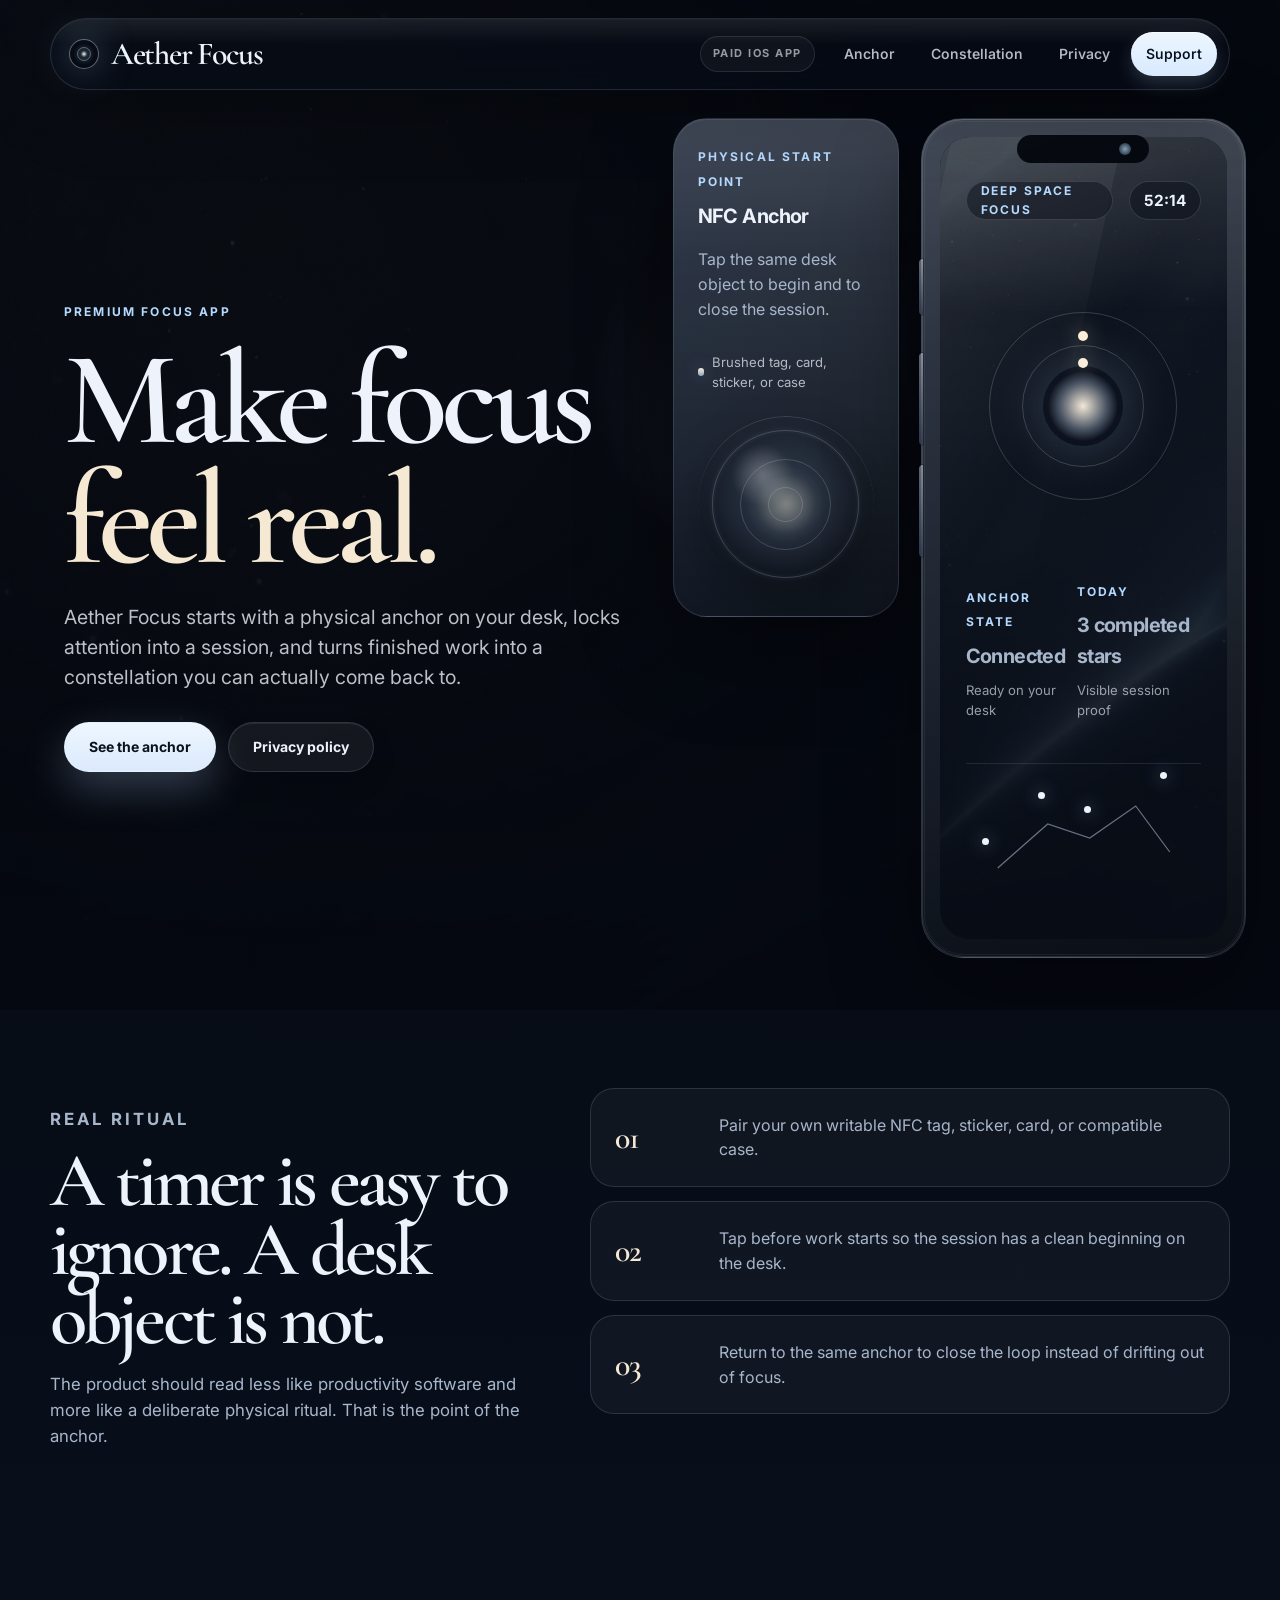
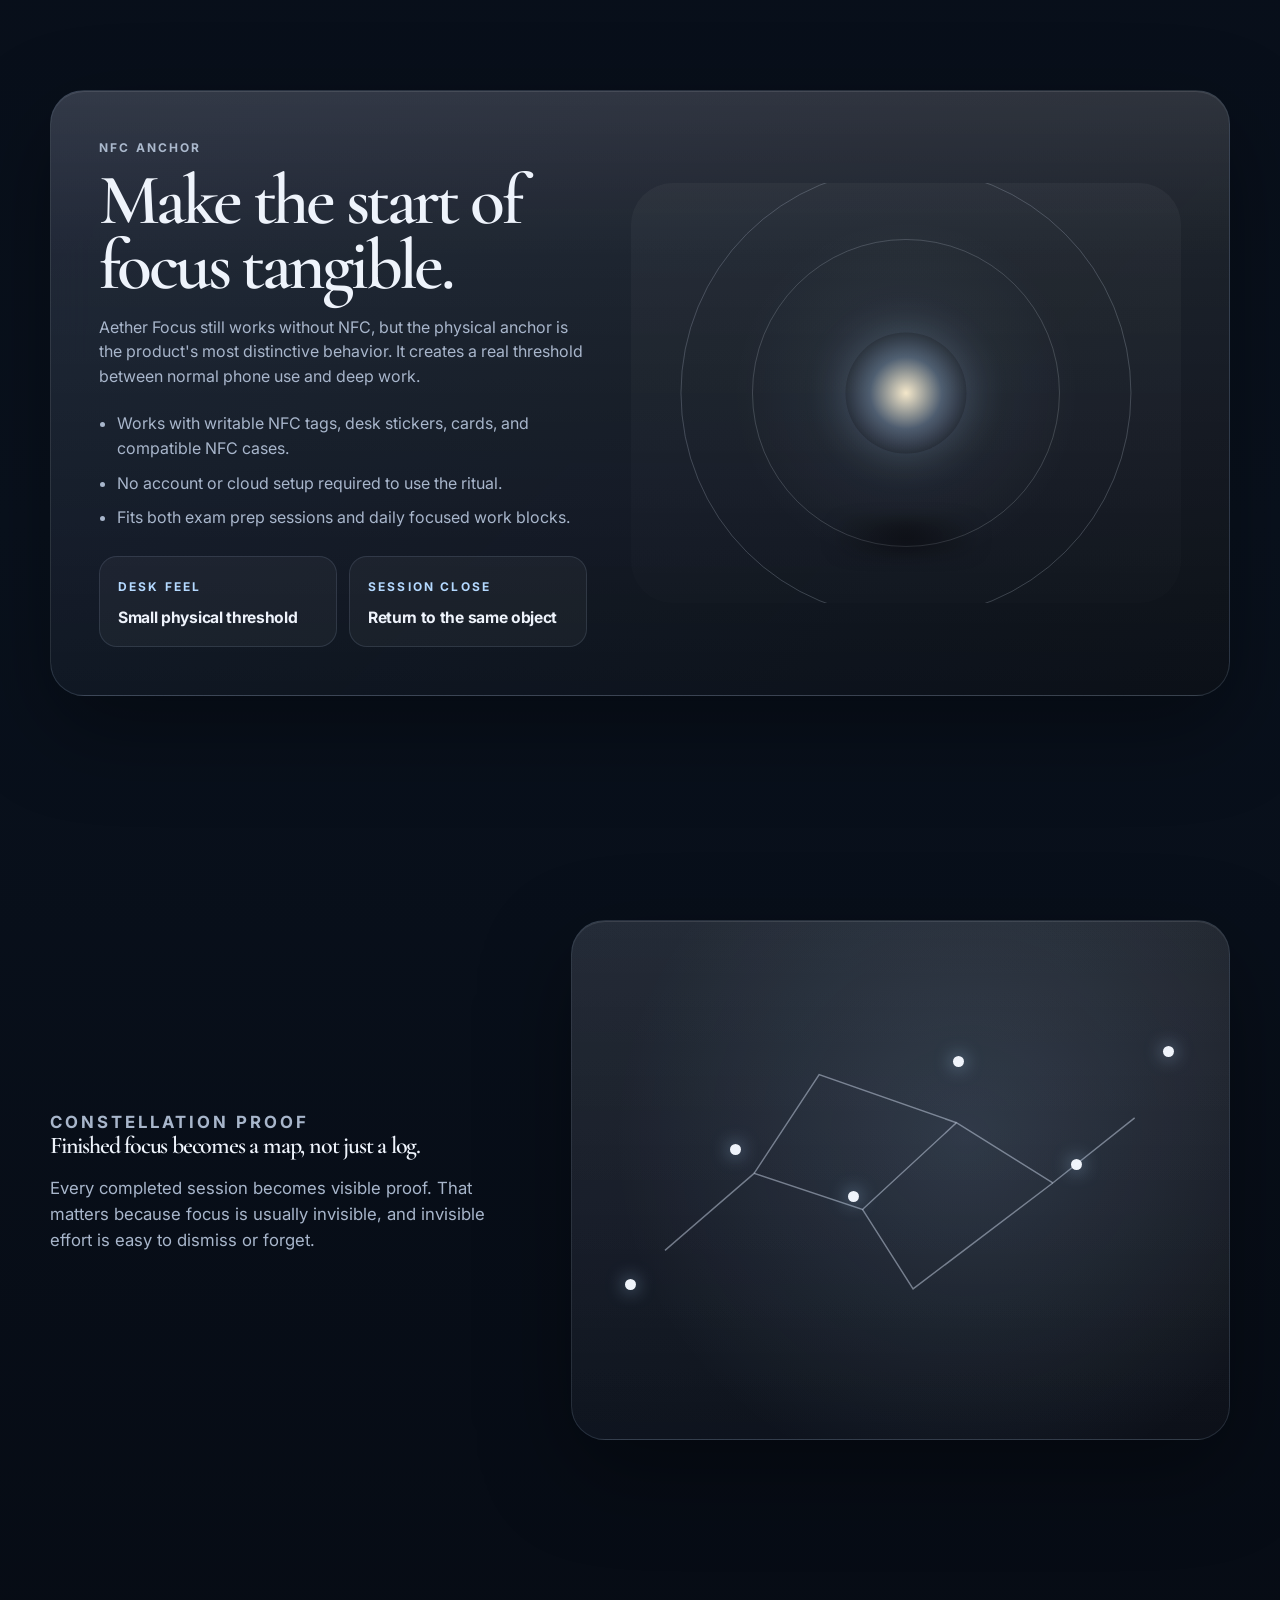
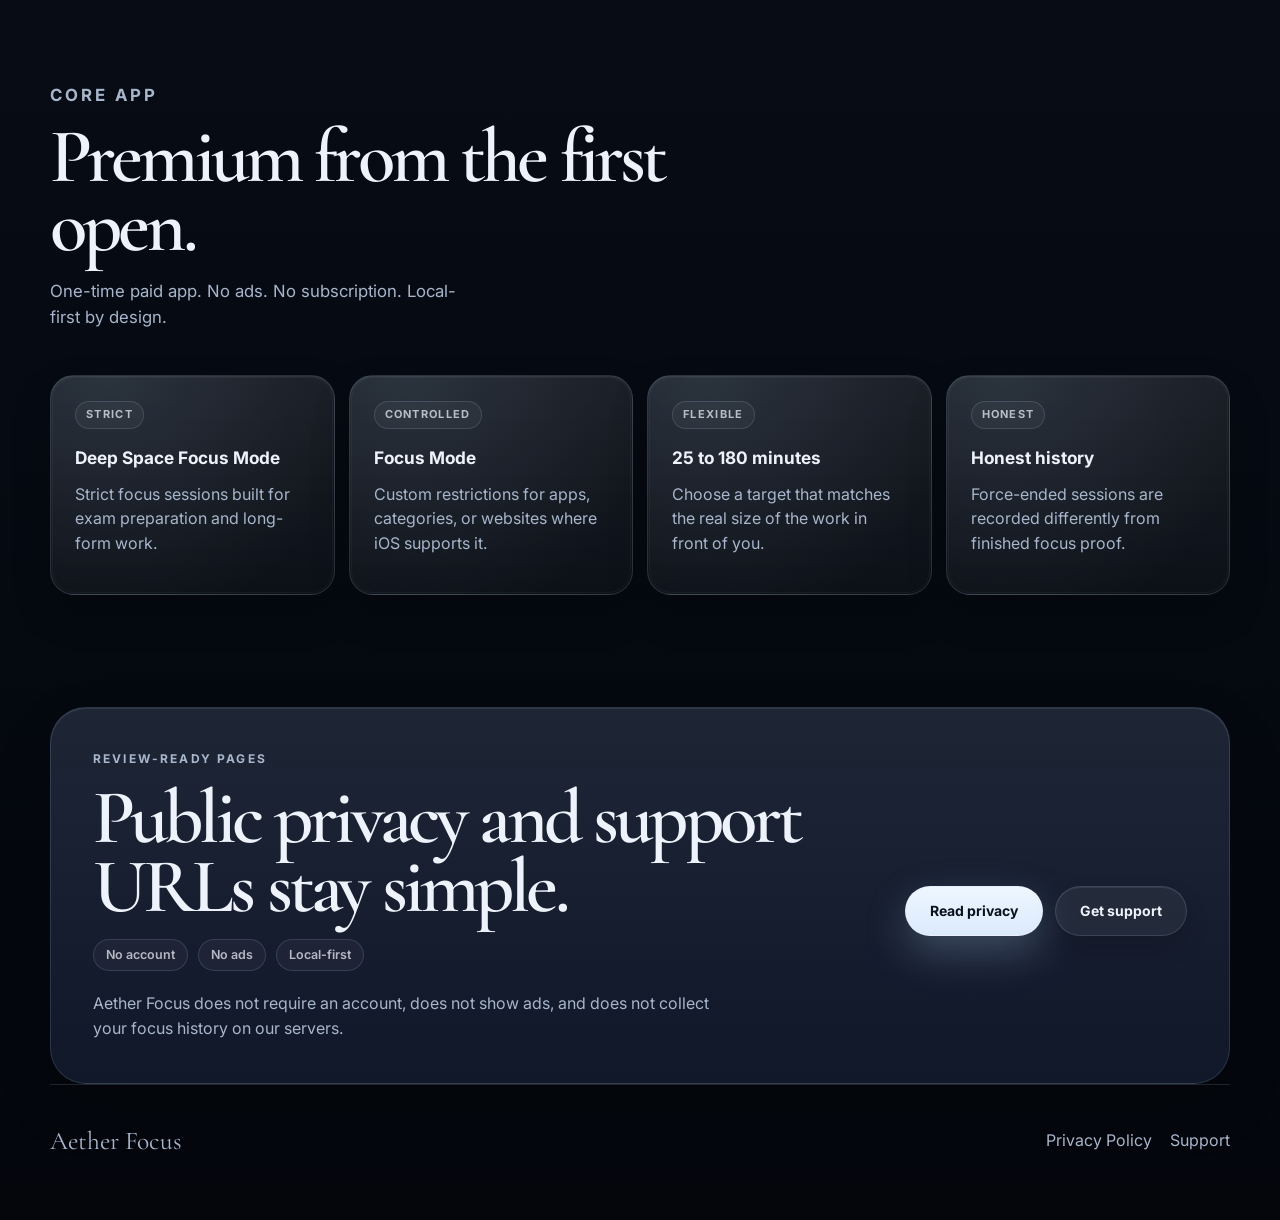
<file: index.html>
<!doctype html>
<html lang="en">
  <head>
    <meta charset="utf-8">
    <meta name="viewport" content="width=device-width, initial-scale=1">
    <meta
      name="description"
      content="Aether Focus is a premium paid focus app with NFC Anchor rituals, real session proof, and constellation-style focus history."
    >
    <title>Aether Focus</title>
    <link rel="stylesheet" href="styles-v2.css">
    <script src="stars-v2.js" defer></script>
  </head>
  <body>
    <canvas class="star-canvas" data-starfield aria-hidden="true"></canvas>
    <nav class="site-nav" aria-label="Main navigation">
      <a class="brand" href="index.html" aria-label="Aether Focus home">
        <span class="brand-mark" aria-hidden="true"></span>
        <span class="brand-wordmark">Aether Focus</span>
      </a>
      <div class="nav-links">
        <span class="nav-status">Paid iOS app</span>
        <a href="#anchor">Anchor</a>
        <a href="#constellation">Constellation</a>
        <a href="privacy.html">Privacy</a>
        <a class="nav-cta" href="support.html">Support</a>
      </div>
    </nav>

    <main>
      <section class="hero" data-spotlight>
        <div class="hero-base" aria-hidden="true"></div>
        <div class="hero-reveal" aria-hidden="true"></div>
        <div class="hero-scrim" aria-hidden="true"></div>

        <div class="hero-copy-shell">
          <p class="kicker">Premium focus app</p>
          <h1>
            Make focus
            <span>feel real.</span>
          </h1>
          <p class="hero-copy">
            Aether Focus starts with a physical anchor on your desk, locks attention into a
            session, and turns finished work into a constellation you can actually come back to.
          </p>
          <div class="hero-actions">
            <a class="button primary" href="#anchor">See the anchor</a>
            <a class="button secondary" href="privacy.html">Privacy policy</a>
          </div>
        </div>

        <aside class="device-stage" aria-label="Aether Focus product scene">
          <div class="focus-object-card glass-panel">
            <span class="panel-label">Physical start point</span>
            <strong>NFC Anchor</strong>
            <p>Tap the same desk object to begin and to close the session.</p>
            <div class="material-note">
              <span class="material-dot"></span>
              Brushed tag, card, sticker, or case
            </div>
            <div class="anchor-chip" aria-hidden="true">
              <span class="anchor-chip-glow"></span>
              <span></span>
              <span></span>
              <span></span>
            </div>
          </div>

          <div class="phone-frame glass-panel">
            <div class="phone-side-button phone-side-button-top" aria-hidden="true"></div>
            <div class="phone-side-button phone-side-button-mid" aria-hidden="true"></div>
            <div class="phone-side-button phone-side-button-low" aria-hidden="true"></div>
            <div class="phone-camera" aria-hidden="true">
              <span></span>
            </div>
            <div class="phone-screen">
              <div class="screen-reflection" aria-hidden="true"></div>
              <div class="screen-header">
                <span class="screen-pill">Deep Space Focus</span>
                <span class="screen-time">52:14</span>
              </div>
              <div class="screen-ring" aria-hidden="true">
                <span class="ring-core"></span>
                <span class="orbit orbit-a"></span>
                <span class="orbit orbit-b"></span>
              </div>
              <div class="screen-meta">
                <div>
                  <span class="meta-label">Anchor state</span>
                  <strong>Connected</strong>
                  <p class="meta-copy">Ready on your desk</p>
                </div>
                <div>
                  <span class="meta-label">Today</span>
                  <strong>3 completed stars</strong>
                  <p class="meta-copy">Visible session proof</p>
                </div>
              </div>
              <div class="screen-constellation" aria-hidden="true">
                <span class="mini-star m1"></span>
                <span class="mini-star m2"></span>
                <span class="mini-star m3"></span>
                <span class="mini-star m4"></span>
                <svg viewBox="0 0 220 120" role="img" aria-label="Constellation trace">
                  <path d="M24 88 L74 44 L116 58 L162 26 L196 72" />
                </svg>
              </div>
            </div>
          </div>
        </aside>
      </section>

      <section class="section split intro-strip" id="ritual">
        <div class="section-heading">
          <p class="eyebrow">Real ritual</p>
          <h2>A timer is easy to ignore. A desk object is not.</h2>
          <p>
            The product should read less like productivity software and more like a deliberate
            physical ritual. That is the point of the anchor.
          </p>
        </div>
        <div class="ritual-list">
          <article>
            <span>01</span>
            <p>Pair your own writable NFC tag, sticker, card, or compatible case.</p>
          </article>
          <article>
            <span>02</span>
            <p>Tap before work starts so the session has a clean beginning on the desk.</p>
          </article>
          <article>
            <span>03</span>
            <p>Return to the same anchor to close the loop instead of drifting out of focus.</p>
          </article>
        </div>
      </section>

      <section class="section anchor-section" id="anchor">
        <div class="anchor-stage glass-panel">
          <div class="anchor-stage-copy">
            <p class="eyebrow">NFC Anchor</p>
            <h2>Make the start of focus tangible.</h2>
            <p>
              Aether Focus still works without NFC, but the physical anchor is the product's most
              distinctive behavior. It creates a real threshold between normal phone use and deep
              work.
            </p>
            <ul class="fact-list">
              <li>Works with writable NFC tags, desk stickers, cards, and compatible NFC cases.</li>
              <li>No account or cloud setup required to use the ritual.</li>
              <li>Fits both exam prep sessions and daily focused work blocks.</li>
            </ul>
            <div class="anchor-specs">
              <div>
                <span class="meta-label">Desk feel</span>
                <strong>Small physical threshold</strong>
              </div>
              <div>
                <span class="meta-label">Session close</span>
                <strong>Return to the same object</strong>
              </div>
            </div>
          </div>
          <div class="anchor-sculpture" aria-hidden="true">
            <div class="anchor-disc anchor-disc-large"></div>
            <div class="anchor-disc anchor-disc-mid"></div>
            <div class="anchor-disc anchor-disc-small"></div>
            <div class="anchor-pulse"></div>
            <div class="anchor-core-shadow"></div>
          </div>
        </div>
      </section>

      <section class="section constellation-section" id="constellation">
        <div class="constellation-copy">
          <p class="eyebrow">Constellation proof</p>
          <h2>Finished focus becomes a map, not just a log.</h2>
          <p>
            Every completed session becomes visible proof. That matters because focus is usually
            invisible, and invisible effort is easy to dismiss or forget.
          </p>
        </div>
        <div class="constellation-stage glass-panel" aria-hidden="true">
          <span class="star s1"></span>
          <span class="star s2"></span>
          <span class="star s3"></span>
          <span class="star s4"></span>
          <span class="star s5"></span>
          <span class="star s6"></span>
          <svg viewBox="0 0 480 280" role="img" aria-label="Abstract focus constellation">
            <path d="M44 198 L118 134 L208 164 L286 92 L366 142 L434 88" />
            <path d="M118 134 L172 52 L286 92" />
            <path d="M208 164 L250 230 L366 142" />
          </svg>
        </div>
      </section>

      <section class="section capability-shell">
        <div class="section-heading capability-heading">
          <p class="eyebrow">Core app</p>
          <h2>Premium from the first open.</h2>
          <p>
            One-time paid app. No ads. No subscription. Local-first by design.
          </p>
        </div>
        <div class="capability-grid">
          <article>
            <span class="card-chip">Strict</span>
            <h3>Deep Space Focus Mode</h3>
            <p>Strict focus sessions built for exam preparation and long-form work.</p>
          </article>
          <article>
            <span class="card-chip">Controlled</span>
            <h3>Focus Mode</h3>
            <p>Custom restrictions for apps, categories, or websites where iOS supports it.</p>
          </article>
          <article>
            <span class="card-chip">Flexible</span>
            <h3>25 to 180 minutes</h3>
            <p>Choose a target that matches the real size of the work in front of you.</p>
          </article>
          <article>
            <span class="card-chip">Honest</span>
            <h3>Honest history</h3>
            <p>Force-ended sessions are recorded differently from finished focus proof.</p>
          </article>
        </div>
      </section>

      <section class="section review-strip">
        <div>
          <p class="eyebrow">Review-ready pages</p>
          <h2>Public privacy and support URLs stay simple.</h2>
          <div class="trust-pills">
            <span>No account</span>
            <span>No ads</span>
            <span>Local-first</span>
          </div>
          <p>
            Aether Focus does not require an account, does not show ads, and does not collect your
            focus history on our servers.
          </p>
        </div>
        <div class="review-links">
          <a class="button primary" href="privacy.html">Read privacy</a>
          <a class="button secondary" href="support.html">Get support</a>
        </div>
      </section>
    </main>

    <footer class="site-footer">
      <span>Aether Focus</span>
      <div>
        <a href="privacy.html">Privacy Policy</a>
        <a href="support.html">Support</a>
      </div>
    </footer>
  </body>
</html>
</file>
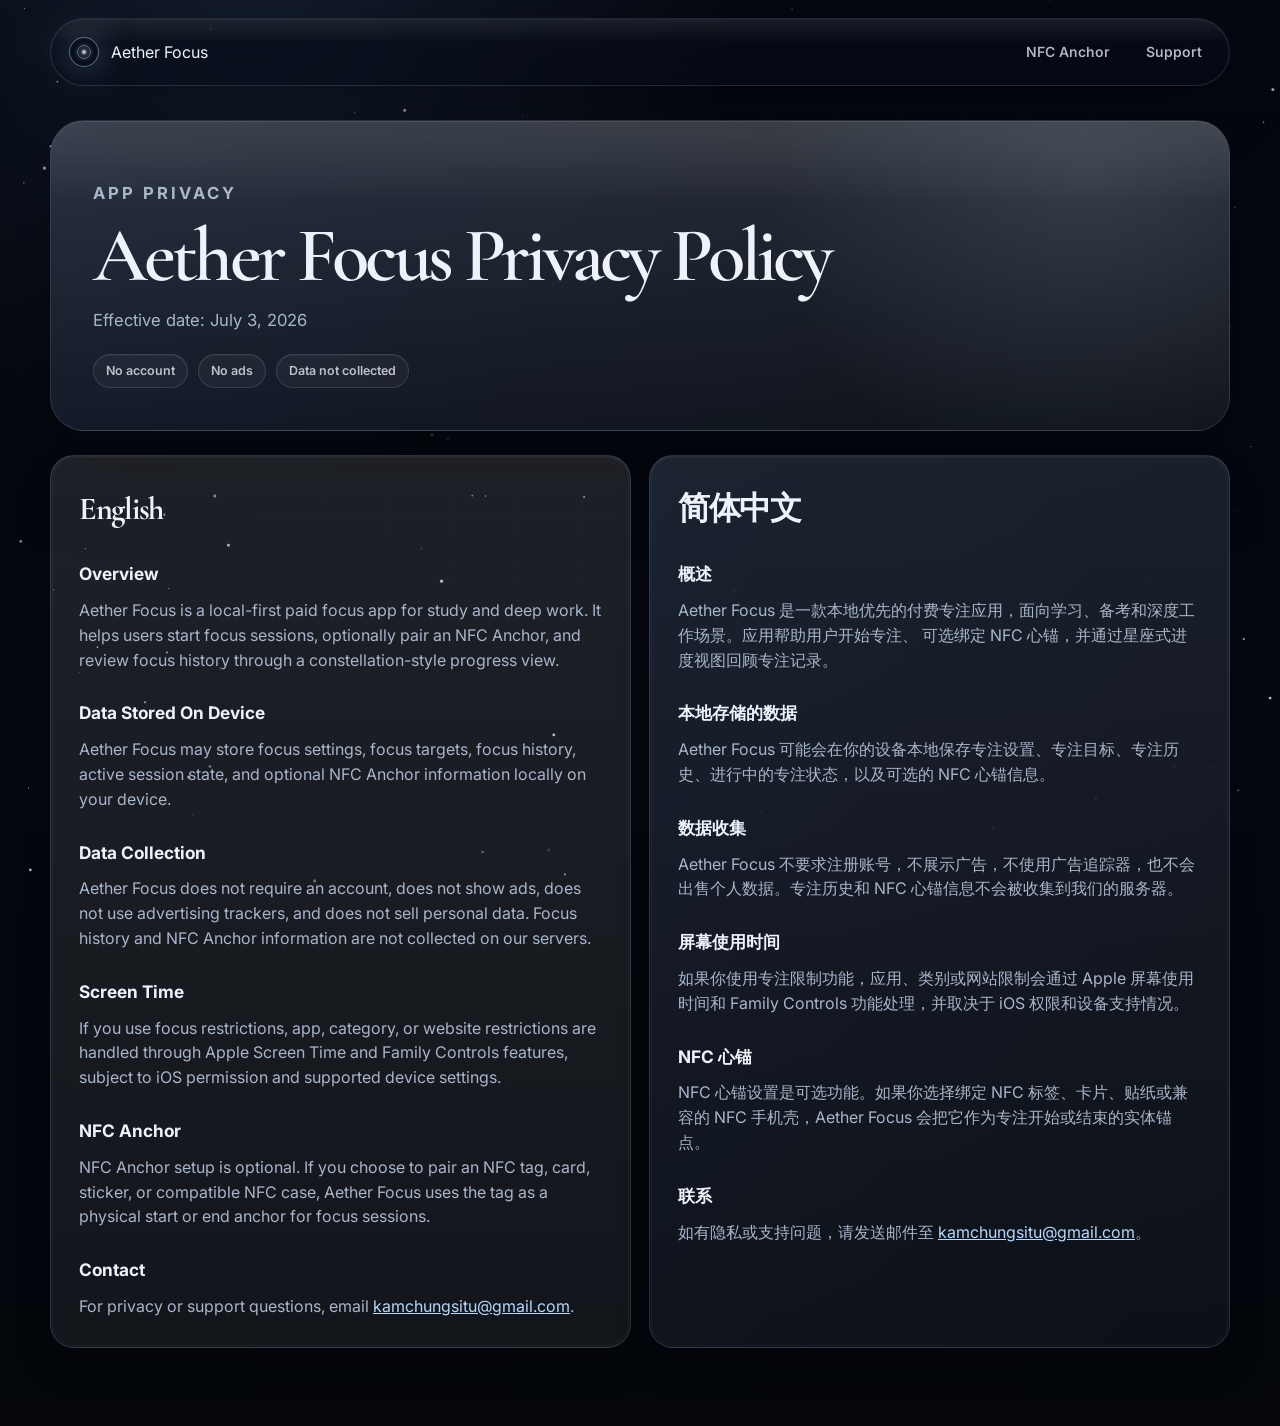
<file: privacy.html>
<!doctype html>
<html lang="en">
  <head>
    <meta charset="utf-8">
    <meta name="viewport" content="width=device-width, initial-scale=1">
    <meta name="description" content="Privacy Policy for Aether Focus.">
    <title>Aether Focus Privacy Policy</title>
    <link rel="stylesheet" href="styles-v2.css">
    <script src="stars-v2.js" defer></script>
  </head>
  <body class="legal-page">
    <canvas class="star-canvas" data-starfield aria-hidden="true"></canvas>
    <nav class="site-nav" aria-label="Main navigation">
      <a class="brand" href="index.html" aria-label="Aether Focus home">
        <span class="brand-mark" aria-hidden="true"></span>
        <span>Aether Focus</span>
      </a>
      <div class="nav-links">
        <a href="index.html#anchor">NFC Anchor</a>
        <a href="support.html">Support</a>
      </div>
    </nav>

    <main class="legal-shell">
      <section class="legal-hero glass-panel">
        <p class="kicker">App privacy</p>
        <h1>Aether Focus Privacy Policy</h1>
        <p>Effective date: July 3, 2026</p>
        <div class="legal-pills">
          <span>No account</span>
          <span>No ads</span>
          <span>Data not collected</span>
        </div>
      </section>

      <section class="legal-grid">
        <article class="legal-card">
          <h2>English</h2>

          <h3>Overview</h3>
          <p>
            Aether Focus is a local-first paid focus app for study and deep work. It helps users
            start focus sessions, optionally pair an NFC Anchor, and review focus history through a
            constellation-style progress view.
          </p>

          <h3>Data Stored On Device</h3>
          <p>
            Aether Focus may store focus settings, focus targets, focus history, active session
            state, and optional NFC Anchor information locally on your device.
          </p>

          <h3>Data Collection</h3>
          <p>
            Aether Focus does not require an account, does not show ads, does not use advertising
            trackers, and does not sell personal data. Focus history and NFC Anchor information are
            not collected on our servers.
          </p>

          <h3>Screen Time</h3>
          <p>
            If you use focus restrictions, app, category, or website restrictions are handled
            through Apple Screen Time and Family Controls features, subject to iOS permission and
            supported device settings.
          </p>

          <h3>NFC Anchor</h3>
          <p>
            NFC Anchor setup is optional. If you choose to pair an NFC tag, card, sticker, or
            compatible NFC case, Aether Focus uses the tag as a physical start or end anchor for
            focus sessions.
          </p>

          <h3>Contact</h3>
          <p>
            For privacy or support questions, email
            <a href="mailto:kamchungsitu@gmail.com">kamchungsitu@gmail.com</a>.
          </p>
        </article>

        <article class="legal-card" lang="zh-Hans">
          <h2>简体中文</h2>

          <h3>概述</h3>
          <p>
            Aether Focus 是一款本地优先的付费专注应用，面向学习、备考和深度工作场景。应用帮助用户开始专注、
            可选绑定 NFC 心锚，并通过星座式进度视图回顾专注记录。
          </p>

          <h3>本地存储的数据</h3>
          <p>
            Aether Focus 可能会在你的设备本地保存专注设置、专注目标、专注历史、进行中的专注状态，以及可选的
            NFC 心锚信息。
          </p>

          <h3>数据收集</h3>
          <p>
            Aether Focus 不要求注册账号，不展示广告，不使用广告追踪器，也不会出售个人数据。专注历史和 NFC
            心锚信息不会被收集到我们的服务器。
          </p>

          <h3>屏幕使用时间</h3>
          <p>
            如果你使用专注限制功能，应用、类别或网站限制会通过 Apple 屏幕使用时间和 Family Controls
            功能处理，并取决于 iOS 权限和设备支持情况。
          </p>

          <h3>NFC 心锚</h3>
          <p>
            NFC 心锚设置是可选功能。如果你选择绑定 NFC 标签、卡片、贴纸或兼容的 NFC 手机壳，Aether Focus
            会把它作为专注开始或结束的实体锚点。
          </p>

          <h3>联系</h3>
          <p>
            如有隐私或支持问题，请发送邮件至
            <a href="mailto:kamchungsitu@gmail.com">kamchungsitu@gmail.com</a>。
          </p>
        </article>
      </section>
    </main>
  </body>
</html>
</file>
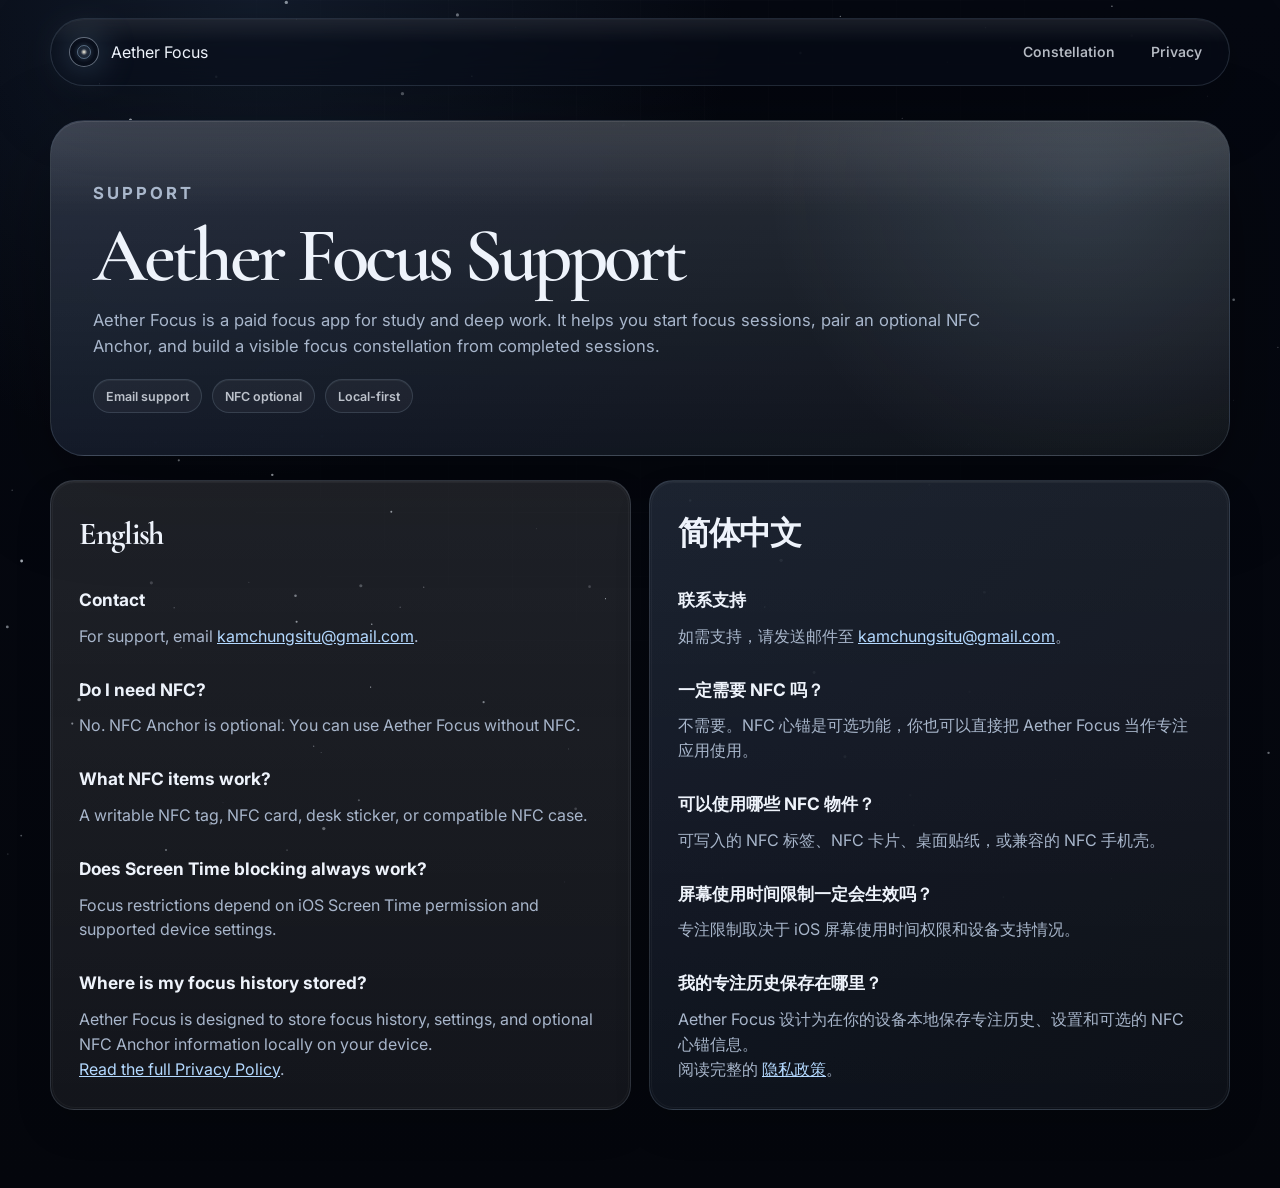
<file: support.html>
<!doctype html>
<html lang="en">
  <head>
    <meta charset="utf-8">
    <meta name="viewport" content="width=device-width, initial-scale=1">
    <meta name="description" content="Support page for Aether Focus.">
    <title>Aether Focus Support</title>
    <link rel="stylesheet" href="styles-v2.css">
    <script src="stars-v2.js" defer></script>
  </head>
  <body class="legal-page">
    <canvas class="star-canvas" data-starfield aria-hidden="true"></canvas>
    <nav class="site-nav" aria-label="Main navigation">
      <a class="brand" href="index.html" aria-label="Aether Focus home">
        <span class="brand-mark" aria-hidden="true"></span>
        <span>Aether Focus</span>
      </a>
      <div class="nav-links">
        <a href="index.html#constellation">Constellation</a>
        <a href="privacy.html">Privacy</a>
      </div>
    </nav>

    <main class="legal-shell">
      <section class="legal-hero glass-panel">
        <p class="kicker">Support</p>
        <h1>Aether Focus Support</h1>
        <p>
          Aether Focus is a paid focus app for study and deep work. It helps you start focus
          sessions, pair an optional NFC Anchor, and build a visible focus constellation from
          completed sessions.
        </p>
        <div class="legal-pills">
          <span>Email support</span>
          <span>NFC optional</span>
          <span>Local-first</span>
        </div>
      </section>

      <section class="legal-grid">
        <article class="legal-card">
          <h2>English</h2>

          <h3>Contact</h3>
          <p>
            For support, email <a href="mailto:kamchungsitu@gmail.com">kamchungsitu@gmail.com</a>.
          </p>

          <h3>Do I need NFC?</h3>
          <p>No. NFC Anchor is optional. You can use Aether Focus without NFC.</p>

          <h3>What NFC items work?</h3>
          <p>A writable NFC tag, NFC card, desk sticker, or compatible NFC case.</p>

          <h3>Does Screen Time blocking always work?</h3>
          <p>Focus restrictions depend on iOS Screen Time permission and supported device settings.</p>

          <h3>Where is my focus history stored?</h3>
          <p>
            Aether Focus is designed to store focus history, settings, and optional NFC Anchor
            information locally on your device.
          </p>

          <p><a href="privacy.html">Read the full Privacy Policy</a>.</p>
        </article>

        <article class="legal-card" lang="zh-Hans">
          <h2>简体中文</h2>

          <h3>联系支持</h3>
          <p>
            如需支持，请发送邮件至
            <a href="mailto:kamchungsitu@gmail.com">kamchungsitu@gmail.com</a>。
          </p>

          <h3>一定需要 NFC 吗？</h3>
          <p>不需要。NFC 心锚是可选功能，你也可以直接把 Aether Focus 当作专注应用使用。</p>

          <h3>可以使用哪些 NFC 物件？</h3>
          <p>可写入的 NFC 标签、NFC 卡片、桌面贴纸，或兼容的 NFC 手机壳。</p>

          <h3>屏幕使用时间限制一定会生效吗？</h3>
          <p>专注限制取决于 iOS 屏幕使用时间权限和设备支持情况。</p>

          <h3>我的专注历史保存在哪里？</h3>
          <p>Aether Focus 设计为在你的设备本地保存专注历史、设置和可选的 NFC 心锚信息。</p>

          <p>阅读完整的 <a href="privacy.html">隐私政策</a>。</p>
        </article>
      </section>
    </main>
  </body>
</html>
</file>
<file: styles-v2.css>
@import url("https://fonts.googleapis.com/css2?family=Inter:wght@400;500;600;700;800&family=Cormorant+Garamond:wght@500;600;700&display=swap");

:root {
  color-scheme: dark;
  --bg: #04070d;
  --ink: #eef3fb;
  --muted: #a8b6cb;
  --line: rgba(197, 223, 255, 0.14);
  --surface: rgba(11, 18, 31, 0.72);
  --surface-strong: rgba(13, 22, 40, 0.9);
  --accent: #b4d9ff;
  --accent-warm: #f3e5c8;
  --radius-lg: 34px;
  --radius-md: 24px;
  --shadow: 0 32px 90px rgba(0, 0, 0, 0.35);
}

* {
  box-sizing: border-box;
}

html {
  scroll-behavior: smooth;
}

body {
  min-height: 100dvh;
  margin: 0;
  color: var(--ink);
  font-family: "Inter", sans-serif;
  line-height: 1.55;
  overflow-x: hidden;
  background:
    radial-gradient(circle at 16% 0%, rgba(71, 107, 150, 0.22), transparent 28rem),
    radial-gradient(circle at 82% 10%, rgba(191, 218, 255, 0.08), transparent 22rem),
    linear-gradient(180deg, #050811 0%, #09111d 48%, #04060c 100%);
}

body::before {
  position: fixed;
  inset: 0;
  z-index: 1;
  pointer-events: none;
  content: "";
  background:
    linear-gradient(rgba(255, 255, 255, 0.018) 1px, transparent 1px),
    linear-gradient(90deg, rgba(255, 255, 255, 0.014) 1px, transparent 1px);
  background-size: 64px 64px;
  mask-image: radial-gradient(circle at 50% 18%, black, transparent 76%);
}

a {
  color: inherit;
}

.star-canvas {
  position: fixed;
  inset: 0;
  z-index: 0;
  width: 100%;
  height: 100%;
  pointer-events: none;
}

.site-nav {
  position: fixed;
  top: 18px;
  left: 50%;
  z-index: 40;
  display: flex;
  width: min(1180px, calc(100% - 28px));
  min-height: 68px;
  align-items: center;
  justify-content: space-between;
  padding: 10px 12px 10px 18px;
  border: 1px solid var(--line);
  border-radius: 999px;
  background: rgba(8, 13, 24, 0.6);
  box-shadow: inset 0 1px 0 rgba(255, 255, 255, 0.1), 0 18px 70px rgba(0, 0, 0, 0.28);
  transform: translateX(-50%);
  backdrop-filter: blur(22px);
  -webkit-backdrop-filter: blur(22px);
}

.site-nav::before {
  position: absolute;
  inset: 1px;
  border-radius: inherit;
  background: linear-gradient(180deg, rgba(255, 255, 255, 0.08), transparent 36%);
  content: "";
  pointer-events: none;
}

.brand {
  display: inline-flex;
  align-items: center;
  gap: 12px;
  text-decoration: none;
}

.brand-wordmark {
  font-family: "Cormorant Garamond", serif;
  font-size: 2rem;
  font-weight: 600;
  letter-spacing: -0.04em;
}

.brand-mark {
  position: relative;
  width: 30px;
  height: 30px;
  border: 1px solid rgba(219, 236, 255, 0.42);
  border-radius: 999px;
  background:
    radial-gradient(circle at 50% 50%, rgba(255, 248, 231, 0.98), transparent 16%),
    radial-gradient(circle at 50% 50%, rgba(178, 217, 255, 0.22), transparent 56%);
  box-shadow: 0 0 36px rgba(169, 214, 255, 0.35);
}

.brand-mark::after {
  position: absolute;
  inset: 7px;
  border: 1px solid rgba(180, 217, 255, 0.4);
  border-radius: inherit;
  content: "";
}

.nav-links {
  display: flex;
  align-items: center;
  gap: 6px;
  position: relative;
  z-index: 1;
}

.nav-links a {
  display: inline-flex;
  min-height: 44px;
  align-items: center;
  padding: 0 15px;
  border-radius: 999px;
  color: rgba(238, 243, 251, 0.76);
  font-size: 14px;
  font-weight: 560;
  text-decoration: none;
  transition: transform 180ms ease, color 180ms ease, background 180ms ease, box-shadow 180ms ease;
}

.nav-links a:hover {
  color: var(--ink);
  background: rgba(255, 255, 255, 0.08);
  transform: translateY(-1px);
  box-shadow: inset 0 1px 0 rgba(255, 255, 255, 0.08);
}

.nav-links .nav-cta {
  color: #07111d;
  background: linear-gradient(180deg, #edf6ff 0%, #d8eafe 100%);
  box-shadow:
    inset 0 1px 0 rgba(255, 255, 255, 0.65),
    0 8px 18px rgba(190, 221, 251, 0.18);
}

.nav-status {
  display: inline-flex;
  align-items: center;
  min-height: 36px;
  padding: 0 12px;
  margin-right: 8px;
  border: 1px solid rgba(197, 223, 255, 0.12);
  border-radius: 999px;
  color: rgba(238, 243, 251, 0.6);
  font-size: 11px;
  font-weight: 700;
  letter-spacing: 0.14em;
  text-transform: uppercase;
  background: rgba(255, 255, 255, 0.04);
}

.hero {
  position: relative;
  z-index: 2;
  display: grid;
  min-height: 100dvh;
  grid-template-columns: minmax(0, 1.02fr) minmax(0, 0.98fr);
  gap: 42px;
  align-items: center;
  padding: 118px 34px 52px;
  overflow: hidden;
}

.hero-base,
.hero-reveal,
.hero-scrim {
  position: absolute;
  inset: 0;
}

.hero-base {
  z-index: 1;
  background:
    linear-gradient(90deg, rgba(4, 7, 13, 0.16), rgba(4, 7, 13, 0.78)),
    url("assets/aether-dashboard.jpg") center / cover no-repeat;
  filter: saturate(0.76) brightness(0.7);
  animation: heroZoom 1.8s cubic-bezier(0.16, 1, 0.3, 1) forwards;
}

.hero-reveal {
  z-index: 2;
  background:
    radial-gradient(circle at 50% 50%, rgba(217, 236, 255, 0.22), transparent 32%),
    url("assets/aether-space-contact-sheet.jpg") center / cover no-repeat;
  opacity: 0.95;
  -webkit-mask-image: radial-gradient(circle 270px at var(--spot-x, -40%) var(--spot-y, -40%), #000 0 38%, rgba(0, 0, 0, 0.72) 58%, transparent 76%);
  mask-image: radial-gradient(circle 270px at var(--spot-x, -40%) var(--spot-y, -40%), #000 0 38%, rgba(0, 0, 0, 0.72) 58%, transparent 76%);
}

.hero-scrim {
  z-index: 3;
  background:
    radial-gradient(circle at 22% 42%, rgba(5, 8, 16, 0.12), rgba(5, 8, 16, 0.82) 56%),
    linear-gradient(180deg, rgba(5, 8, 16, 0.16), rgba(5, 8, 16, 0.92));
}

.hero-copy-shell,
.device-stage {
  position: relative;
  z-index: 4;
}

.hero-copy-shell {
  width: min(620px, 100%);
  padding-left: min(3vw, 30px);
}

.kicker,
.eyebrow,
.panel-label,
.meta-label {
  margin: 0;
  color: var(--accent);
  font-size: 12px;
  font-weight: 700;
  letter-spacing: 0.18em;
  text-transform: uppercase;
}

.hero h1,
.section h2,
.legal-hero h1 {
  margin: 0;
  font-family: "Cormorant Garamond", serif;
  font-weight: 600;
  letter-spacing: -0.05em;
  line-height: 0.9;
}

.hero h1 {
  max-width: 720px;
  margin-top: 18px;
  font-size: clamp(4.3rem, 10.4vw, 8.8rem);
  animation: heroReveal 1.08s 0.16s cubic-bezier(0.16, 1, 0.3, 1) both;
}

.hero h1 span {
  display: block;
  color: rgba(255, 243, 221, 0.96);
}

.hero-copy {
  max-width: 560px;
  margin: 22px 0 0;
  color: rgba(238, 243, 251, 0.78);
  font-size: clamp(1.02rem, 1.9vw, 1.22rem);
  animation: fadeUp 0.9s 0.34s cubic-bezier(0.16, 1, 0.3, 1) both;
}

.hero-actions,
.review-links {
  display: flex;
  flex-wrap: wrap;
  gap: 12px;
  margin-top: 30px;
  animation: fadeUp 0.9s 0.5s cubic-bezier(0.16, 1, 0.3, 1) both;
}

.button {
  display: inline-flex;
  min-height: 50px;
  align-items: center;
  justify-content: center;
  padding: 0 24px;
  border: 1px solid var(--line);
  border-radius: 999px;
  font-size: 14px;
  font-weight: 700;
  text-decoration: none;
  transition: transform 180ms ease, box-shadow 180ms ease, background 180ms ease, color 180ms ease;
  box-shadow: inset 0 1px 0 rgba(255, 255, 255, 0.06);
}

.button:hover {
  transform: translateY(-2px);
}

.button:active {
  transform: translateY(1px) scale(0.985);
}

.button.primary {
  color: #09111d;
  border-color: rgba(232, 241, 255, 0.75);
  background: linear-gradient(180deg, #eef6ff 0%, #dbeafc 100%);
  box-shadow: 0 16px 42px rgba(177, 214, 250, 0.26);
}

.button.secondary {
  color: var(--ink);
  background: rgba(255, 255, 255, 0.06);
  box-shadow:
    inset 0 1px 0 rgba(255, 255, 255, 0.08),
    0 12px 24px rgba(0, 0, 0, 0.14);
}

.glass-panel {
  border: 1px solid var(--line);
  border-radius: var(--radius-lg);
  background:
    linear-gradient(180deg, rgba(255, 255, 255, 0.11), rgba(255, 255, 255, 0.02)),
    var(--surface);
  box-shadow: inset 0 1px 0 rgba(255, 255, 255, 0.1), var(--shadow);
  backdrop-filter: blur(22px);
  -webkit-backdrop-filter: blur(22px);
}

.glass-panel::before {
  position: absolute;
  inset: 0;
  border-radius: inherit;
  background: linear-gradient(180deg, rgba(255, 255, 255, 0.06), transparent 28%);
  content: "";
  pointer-events: none;
}

.device-stage {
  display: grid;
  grid-template-columns: minmax(0, 0.68fr) minmax(0, 0.98fr);
  gap: 22px;
  align-items: end;
}

.focus-object-card {
  position: relative;
  align-self: start;
  min-height: 270px;
  padding: 24px;
  animation: fadeUp 0.95s 0.64s cubic-bezier(0.16, 1, 0.3, 1) both;
  background:
    linear-gradient(180deg, rgba(255, 255, 255, 0.16), rgba(255, 255, 255, 0.03)),
    linear-gradient(135deg, rgba(17, 29, 49, 0.92), rgba(8, 14, 23, 0.78));
}

.focus-object-card strong,
.screen-meta strong {
  display: block;
  margin-top: 8px;
  font-size: 1.24rem;
  letter-spacing: -0.03em;
}

.focus-object-card p,
.screen-meta,
.section p,
.section li,
.legal-card p,
.legal-hero p,
.site-footer {
  color: var(--muted);
}

.material-note {
  display: inline-flex;
  align-items: center;
  gap: 8px;
  margin-top: 14px;
  color: rgba(238, 243, 251, 0.72);
  font-size: 0.82rem;
}

.material-dot {
  width: 8px;
  height: 8px;
  border-radius: 999px;
  background: linear-gradient(180deg, rgba(255, 243, 221, 0.98), rgba(180, 217, 255, 0.7));
  box-shadow: 0 0 16px rgba(180, 217, 255, 0.36);
}

.anchor-chip {
  position: relative;
  aspect-ratio: 1;
  width: 100%;
  max-width: 190px;
  margin-top: 24px;
  border-radius: 999px;
  background:
    radial-gradient(circle at 50% 50%, rgba(244, 225, 194, 0.26), transparent 24%),
    radial-gradient(circle at 50% 50%, rgba(170, 214, 255, 0.18), transparent 58%);
  box-shadow:
    inset 0 1px 0 rgba(255, 255, 255, 0.14),
    inset 0 -18px 40px rgba(0, 0, 0, 0.24),
    0 18px 44px rgba(0, 0, 0, 0.24);
}

.anchor-chip-glow {
  position: absolute;
  inset: 12%;
  border-radius: 999px;
  background:
    radial-gradient(circle at 34% 30%, rgba(255, 255, 255, 0.3), transparent 22%),
    radial-gradient(circle at 50% 50%, rgba(255, 245, 226, 0.18), transparent 38%);
  filter: blur(2px);
}

.anchor-chip span {
  position: absolute;
  inset: 8%;
  border: 1px solid rgba(220, 234, 253, 0.18);
  border-radius: 999px;
}

.anchor-chip span:nth-child(2) {
  inset: 24%;
}

.anchor-chip span:nth-child(3) {
  inset: 40%;
}

.phone-frame {
  position: relative;
  min-height: 720px;
  padding: 18px;
  border-radius: 42px;
  animation: fadeUp 1.05s 0.76s cubic-bezier(0.16, 1, 0.3, 1) both;
  background:
    linear-gradient(180deg, rgba(255, 255, 255, 0.16), rgba(255, 255, 255, 0.02)),
    linear-gradient(135deg, rgba(19, 29, 47, 0.96), rgba(5, 9, 16, 0.96));
}

.phone-frame::before {
  position: absolute;
  inset: 0;
  border-radius: inherit;
  box-shadow: inset 0 0 0 1px rgba(255, 255, 255, 0.12);
  content: "";
}

.phone-frame::after {
  position: absolute;
  inset: 2px;
  border-radius: 40px;
  border: 1px solid rgba(255, 255, 255, 0.06);
  content: "";
  pointer-events: none;
}

.phone-side-button {
  position: absolute;
  left: -3px;
  z-index: 2;
  width: 4px;
  border-radius: 999px 0 0 999px;
  background: linear-gradient(180deg, rgba(225, 236, 255, 0.42), rgba(48, 60, 78, 0.9));
  box-shadow: 0 0 0 1px rgba(0, 0, 0, 0.22);
}

.phone-side-button-top {
  top: 140px;
  height: 56px;
}

.phone-side-button-mid {
  top: 234px;
  height: 92px;
}

.phone-side-button-low {
  top: 346px;
  height: 92px;
}

.phone-camera {
  position: absolute;
  top: 16px;
  left: 50%;
  z-index: 2;
  width: 132px;
  height: 28px;
  margin-left: -66px;
  border-radius: 999px;
  background: rgba(3, 6, 12, 0.92);
}

.phone-camera span {
  position: absolute;
  top: 8px;
  right: 18px;
  width: 12px;
  height: 12px;
  border-radius: 999px;
  background: radial-gradient(circle at 50% 50%, rgba(192, 231, 255, 0.7), rgba(35, 67, 102, 0.32));
}

.phone-screen {
  position: relative;
  min-height: 684px;
  overflow: hidden;
  padding: 44px 26px 26px;
  border-radius: 30px;
  background:
    linear-gradient(180deg, rgba(10, 16, 30, 0.56), rgba(8, 12, 22, 0.94)),
    url("assets/aether-dashboard.jpg") center / cover no-repeat;
}

.phone-screen::after {
  position: absolute;
  inset: 0;
  border-radius: inherit;
  background:
    linear-gradient(180deg, rgba(255, 255, 255, 0.14), transparent 22%),
    linear-gradient(120deg, rgba(255, 255, 255, 0.08), transparent 38%);
  content: "";
  pointer-events: none;
}

.screen-reflection {
  position: absolute;
  inset: -20% auto auto -16%;
  width: 58%;
  height: 110%;
  transform: rotate(12deg);
  background: linear-gradient(180deg, rgba(255, 255, 255, 0.16), rgba(255, 255, 255, 0.02) 38%, transparent 72%);
  opacity: 0.62;
  pointer-events: none;
}

.screen-header,
.screen-meta {
  position: relative;
  z-index: 2;
  display: flex;
  justify-content: space-between;
  gap: 16px;
}

.screen-pill,
.screen-time {
  display: inline-flex;
  align-items: center;
  min-height: 34px;
  padding: 0 14px;
  border: 1px solid rgba(230, 240, 255, 0.14);
  border-radius: 999px;
  background: rgba(7, 13, 24, 0.44);
  backdrop-filter: blur(18px);
  -webkit-backdrop-filter: blur(18px);
}

.screen-pill {
  color: var(--accent);
  font-size: 12px;
  font-weight: 700;
  letter-spacing: 0.16em;
  text-transform: uppercase;
}

.screen-time {
  font-size: 0.96rem;
  font-weight: 700;
}

.screen-ring {
  position: relative;
  z-index: 2;
  display: grid;
  place-items: center;
  width: min(100%, 340px);
  aspect-ratio: 1;
  margin: 68px auto 54px;
  border-radius: 999px;
  background: radial-gradient(circle at 50% 50%, rgba(5, 11, 19, 0.22), transparent 66%);
}

.screen-ring .ring-core {
  width: 34%;
  height: 34%;
  border-radius: 999px;
  background:
    radial-gradient(circle at 50% 50%, rgba(255, 244, 225, 0.95), rgba(211, 231, 255, 0.3) 42%, transparent 62%),
    rgba(10, 18, 31, 0.32);
  box-shadow: 0 0 55px rgba(180, 220, 255, 0.25);
}

.orbit {
  position: absolute;
  border: 1px solid rgba(235, 241, 255, 0.18);
  border-radius: 999px;
}

.orbit-a {
  inset: 10%;
  animation: spin 16s linear infinite;
}

.orbit-b {
  inset: 24%;
  animation: spin 10s linear infinite reverse;
}

.orbit::after {
  position: absolute;
  top: 10%;
  left: 50%;
  width: 10px;
  height: 10px;
  margin-left: -5px;
  border-radius: 999px;
  background: rgba(255, 243, 221, 0.98);
  box-shadow: 0 0 20px rgba(255, 243, 221, 0.55);
  content: "";
}

.screen-meta {
  align-items: end;
}

.screen-meta div {
  min-width: 0;
}

.meta-copy {
  margin: 8px 0 0;
  color: rgba(238, 243, 251, 0.62);
  font-size: 0.82rem;
}

.screen-constellation {
  position: relative;
  z-index: 2;
  min-height: 150px;
  margin-top: 42px;
  padding-top: 28px;
  border-top: 1px solid rgba(230, 240, 255, 0.1);
}

.screen-constellation svg {
  position: absolute;
  inset: 16px 0 0;
  width: 100%;
  height: 120px;
  fill: none;
  stroke: rgba(214, 232, 255, 0.46);
  stroke-width: 1.25;
}

.mini-star,
.star {
  position: absolute;
  border-radius: 999px;
  background: rgba(244, 248, 255, 0.98);
  box-shadow: 0 0 18px rgba(174, 217, 255, 0.72);
}

.mini-star {
  width: 7px;
  height: 7px;
}

.m1 { top: 74px; left: 16px; }
.m2 { top: 28px; left: 72px; }
.m3 { top: 42px; left: 118px; }
.m4 { top: 8px; right: 34px; }

.section {
  position: relative;
  z-index: 2;
  width: min(1180px, calc(100% - 34px));
  margin: 0 auto;
  padding: 112px 0;
}

.split {
  display: grid;
  grid-template-columns: minmax(0, 0.86fr) minmax(0, 1.14fr);
  gap: 58px;
  align-items: start;
}

.section-heading h2,
.review-strip h2,
.legal-hero h1 {
  max-width: 760px;
  margin-top: 14px;
  font-size: clamp(2.9rem, 6vw, 5.6rem);
}

.section-heading p,
.constellation-copy p {
  max-width: 560px;
  margin-top: 18px;
  font-size: 1.05rem;
}

.intro-strip {
  padding-top: 78px;
}

.ritual-list {
  display: grid;
  gap: 14px;
}

.ritual-list article,
.capability-grid article,
.legal-card {
  border: 1px solid var(--line);
  border-radius: var(--radius-md);
  background: rgba(255, 255, 255, 0.04);
}

.ritual-list article {
  display: grid;
  grid-template-columns: 86px 1fr;
  gap: 18px;
  align-items: start;
  padding: 24px;
}

.ritual-list span {
  color: rgba(255, 243, 221, 0.96);
  font-family: "Cormorant Garamond", serif;
  font-size: 2rem;
  font-weight: 600;
  letter-spacing: -0.03em;
}

.ritual-list p,
.capability-grid p,
.review-strip p,
.fact-list {
  margin: 0;
}

.anchor-stage {
  position: relative;
  display: grid;
  grid-template-columns: minmax(0, 0.94fr) minmax(0, 1.06fr);
  gap: 44px;
  align-items: center;
  padding: 48px;
  background:
    linear-gradient(180deg, rgba(255, 255, 255, 0.1), rgba(255, 255, 255, 0.02)),
    linear-gradient(135deg, rgba(14, 23, 40, 0.94), rgba(7, 11, 18, 0.92));
}

.anchor-stage-copy h2 {
  margin-top: 12px;
  font-size: clamp(2.6rem, 5.6vw, 5.1rem);
}

.fact-list {
  margin-top: 22px;
  padding-left: 18px;
}

.fact-list li + li {
  margin-top: 10px;
}

.anchor-specs {
  display: grid;
  grid-template-columns: repeat(2, minmax(0, 1fr));
  gap: 12px;
  margin-top: 26px;
}

.anchor-specs div {
  padding: 16px 18px;
  border: 1px solid rgba(197, 223, 255, 0.12);
  border-radius: 18px;
  background: rgba(255, 255, 255, 0.04);
}

.anchor-specs strong {
  display: block;
  margin-top: 8px;
  font-size: 0.98rem;
  letter-spacing: -0.02em;
}

.anchor-sculpture {
  position: relative;
  min-height: 420px;
  overflow: hidden;
  border-radius: calc(var(--radius-lg) + 8px);
  background:
    radial-gradient(circle at 50% 50%, rgba(192, 222, 255, 0.08), transparent 50%),
    linear-gradient(180deg, rgba(255, 255, 255, 0.04), rgba(255, 255, 255, 0.01));
}

.anchor-disc,
.anchor-pulse {
  position: absolute;
  left: 50%;
  top: 50%;
  border-radius: 999px;
  transform: translate(-50%, -50%);
}

.anchor-disc-large {
  width: 82%;
  aspect-ratio: 1;
  border: 1px solid rgba(225, 235, 249, 0.14);
}

.anchor-disc-mid {
  width: 56%;
  aspect-ratio: 1;
  border: 1px solid rgba(225, 235, 249, 0.18);
}

.anchor-disc-small {
  width: 22%;
  aspect-ratio: 1;
  background:
    radial-gradient(circle at 50% 50%, rgba(248, 235, 205, 0.98), rgba(181, 219, 255, 0.28) 42%, transparent 74%);
  box-shadow: 0 0 44px rgba(181, 219, 255, 0.24);
}

.anchor-pulse {
  width: 82%;
  aspect-ratio: 1;
  border: 1px solid rgba(197, 223, 255, 0.08);
  animation: breathe 4.2s ease-in-out infinite;
}

.anchor-core-shadow {
  position: absolute;
  left: 50%;
  bottom: 48px;
  width: 38%;
  height: 36px;
  transform: translateX(-50%);
  border-radius: 999px;
  background: radial-gradient(circle at 50% 50%, rgba(0, 0, 0, 0.42), transparent 72%);
  filter: blur(8px);
}

.constellation-section {
  display: grid;
  grid-template-columns: minmax(0, 0.84fr) minmax(0, 1.16fr);
  gap: 44px;
  align-items: center;
}

.constellation-stage {
  position: relative;
  min-height: 520px;
  overflow: hidden;
  padding: 32px;
  background:
    linear-gradient(180deg, rgba(255, 255, 255, 0.08), rgba(255, 255, 255, 0.02)),
    linear-gradient(135deg, rgba(10, 18, 31, 0.94), rgba(6, 10, 18, 0.94));
}

.constellation-stage::before {
  position: absolute;
  inset: 0;
  background:
    radial-gradient(circle at 60% 42%, rgba(176, 217, 255, 0.14), transparent 22rem),
    linear-gradient(180deg, rgba(255, 255, 255, 0.04), rgba(255, 255, 255, 0.01));
  content: "";
}

.constellation-stage svg {
  position: absolute;
  inset: 8% 6%;
  width: 88%;
  height: 84%;
  fill: none;
  stroke: rgba(223, 235, 255, 0.44);
  stroke-width: 1.2;
  stroke-dasharray: 820;
  stroke-dashoffset: 820;
  animation: drawLine 2.1s cubic-bezier(0.16, 1, 0.3, 1) 0.3s forwards;
}

.star {
  z-index: 2;
  width: 11px;
  height: 11px;
  animation: pulse 4.2s ease-in-out infinite;
}

.s1 { top: 69%; left: 8%; }
.s2 { top: 43%; left: 24%; animation-delay: 0.6s; }
.s3 { top: 52%; left: 42%; animation-delay: 1.2s; }
.s4 { top: 26%; left: 58%; animation-delay: 1.8s; }
.s5 { top: 46%; left: 76%; animation-delay: 2.4s; }
.s6 { top: 24%; left: 90%; animation-delay: 3s; }

.capability-shell {
  display: grid;
  gap: 28px;
}

.capability-heading p {
  max-width: 420px;
}

.capability-grid {
  display: grid;
  grid-template-columns: repeat(4, minmax(0, 1fr));
  gap: 14px;
}

.capability-grid article {
  position: relative;
  min-height: 220px;
  padding: 24px;
  background:
    radial-gradient(circle at 20% 0%, rgba(177, 214, 250, 0.12), transparent 16rem),
    linear-gradient(180deg, rgba(255, 255, 255, 0.08), rgba(255, 255, 255, 0.03));
  box-shadow:
    inset 0 1px 0 rgba(255, 255, 255, 0.08),
    0 18px 42px rgba(0, 0, 0, 0.16);
}

.capability-grid article::after {
  position: absolute;
  inset: 1px;
  border-radius: calc(var(--radius-md) - 1px);
  border: 1px solid rgba(255, 255, 255, 0.04);
  content: "";
  pointer-events: none;
}

.capability-grid h3,
.legal-card h3 {
  margin: 0 0 10px;
  font-size: 1.08rem;
}

.card-chip {
  display: inline-flex;
  align-items: center;
  min-height: 28px;
  padding: 0 10px;
  margin-bottom: 16px;
  border: 1px solid rgba(197, 223, 255, 0.14);
  border-radius: 999px;
  color: rgba(238, 243, 251, 0.72);
  font-size: 11px;
  font-weight: 700;
  letter-spacing: 0.12em;
  text-transform: uppercase;
  background: rgba(255, 255, 255, 0.04);
}

.review-strip {
  position: relative;
  display: flex;
  align-items: center;
  justify-content: space-between;
  gap: 42px;
  padding: 42px;
  border: 1px solid var(--line);
  border-radius: calc(var(--radius-lg) + 2px);
  background:
    linear-gradient(180deg, rgba(255, 255, 255, 0.08), rgba(255, 255, 255, 0.02)),
    var(--surface-strong);
  box-shadow:
    inset 0 1px 0 rgba(255, 255, 255, 0.08),
    0 24px 54px rgba(0, 0, 0, 0.18);
}

.review-strip p {
  max-width: 640px;
}

.trust-pills {
  display: flex;
  flex-wrap: wrap;
  gap: 10px;
  margin: 18px 0 20px;
}

.trust-pills span {
  display: inline-flex;
  align-items: center;
  min-height: 32px;
  padding: 0 12px;
  border: 1px solid rgba(197, 223, 255, 0.14);
  border-radius: 999px;
  color: rgba(238, 243, 251, 0.72);
  font-size: 0.78rem;
  font-weight: 600;
  background: rgba(255, 255, 255, 0.04);
}

.site-footer {
  position: relative;
  z-index: 2;
  display: flex;
  width: min(1180px, calc(100% - 34px));
  align-items: center;
  justify-content: space-between;
  gap: 22px;
  margin: 0 auto;
  padding: 36px 0 60px;
  border-top: 1px solid var(--line);
}

.site-footer span {
  font-family: "Cormorant Garamond", serif;
  font-size: 1.6rem;
}

.site-footer div {
  display: flex;
  gap: 18px;
}

.site-footer a {
  color: var(--muted);
  text-decoration: none;
}

.legal-page {
  background:
    radial-gradient(circle at 20% 0%, rgba(71, 107, 150, 0.2), transparent 30rem),
    linear-gradient(180deg, #050811 0%, #04060c 100%);
}

.legal-shell {
  position: relative;
  z-index: 2;
  width: min(1180px, calc(100% - 34px));
  margin: 0 auto;
  padding: 120px 0 78px;
}

.legal-hero {
  padding: 42px;
  position: relative;
  overflow: hidden;
  background:
    linear-gradient(180deg, rgba(255, 255, 255, 0.12), rgba(255, 255, 255, 0.03)),
    linear-gradient(135deg, rgba(13, 22, 39, 0.96), rgba(7, 11, 18, 0.94));
}

.legal-hero::after {
  position: absolute;
  inset: 0;
  background:
    radial-gradient(circle at 88% 18%, rgba(180, 217, 255, 0.12), transparent 20rem),
    linear-gradient(180deg, rgba(255, 255, 255, 0.05), transparent 26%);
  content: "";
  pointer-events: none;
}

.legal-hero p {
  max-width: 920px;
  margin-top: 18px;
  font-size: 1.04rem;
}

.legal-pills {
  position: relative;
  z-index: 1;
  display: flex;
  flex-wrap: wrap;
  gap: 10px;
  margin-top: 20px;
}

.legal-pills span {
  display: inline-flex;
  align-items: center;
  min-height: 34px;
  padding: 0 12px;
  border: 1px solid rgba(197, 223, 255, 0.14);
  border-radius: 999px;
  color: rgba(238, 243, 251, 0.76);
  font-size: 0.78rem;
  font-weight: 600;
  background: rgba(255, 255, 255, 0.04);
  box-shadow: inset 0 1px 0 rgba(255, 255, 255, 0.05);
}

.legal-grid {
  display: grid;
  grid-template-columns: repeat(2, minmax(0, 1fr));
  gap: 18px;
  margin-top: 24px;
}

.legal-card {
  position: relative;
  padding: 28px;
  background:
    linear-gradient(180deg, rgba(255, 255, 255, 0.08), rgba(255, 255, 255, 0.03)),
    rgba(255, 255, 255, 0.03);
  box-shadow:
    inset 0 1px 0 rgba(255, 255, 255, 0.06),
    0 18px 36px rgba(0, 0, 0, 0.14);
}

.legal-card::after {
  position: absolute;
  inset: 1px;
  border-radius: calc(var(--radius-md) - 1px);
  border: 1px solid rgba(255, 255, 255, 0.04);
  content: "";
  pointer-events: none;
}

.legal-card h2 {
  margin: 0 0 18px;
  font-family: "Cormorant Garamond", serif;
  font-size: 2rem;
  letter-spacing: -0.04em;
}

.legal-card h3 {
  margin-top: 28px;
}

.legal-card p {
  margin: 0;
}

.legal-card a {
  color: var(--accent);
}

.legal-card:nth-child(2) {
  background:
    linear-gradient(180deg, rgba(255, 255, 255, 0.07), rgba(255, 255, 255, 0.025)),
    linear-gradient(135deg, rgba(12, 20, 35, 0.92), rgba(7, 11, 18, 0.88));
}

@keyframes heroReveal {
  0% {
    opacity: 0;
    transform: translateY(28px);
    filter: blur(12px);
  }
  100% {
    opacity: 1;
    transform: translateY(0);
    filter: blur(0);
  }
}

@keyframes fadeUp {
  0% {
    opacity: 0;
    transform: translateY(20px);
  }
  100% {
    opacity: 1;
    transform: translateY(0);
  }
}

@keyframes heroZoom {
  0% {
    transform: scale(1.08);
  }
  100% {
    transform: scale(1);
  }
}

@keyframes spin {
  to {
    transform: rotate(360deg);
  }
}

@keyframes breathe {
  50% {
    transform: translate(-50%, -50%) scale(1.08);
    opacity: 0.28;
  }
}

@keyframes pulse {
  50% {
    opacity: 0.42;
    transform: scale(1.32);
  }
}

@keyframes drawLine {
  to {
    stroke-dashoffset: 0;
  }
}

@media (max-width: 1080px) {
  .hero,
  .device-stage,
  .split,
  .anchor-stage,
  .constellation-section,
  .legal-grid {
    grid-template-columns: 1fr;
  }

  .capability-grid {
    grid-template-columns: repeat(2, minmax(0, 1fr));
  }

  .device-stage {
    max-width: 760px;
    margin: 0 auto;
  }

  .phone-frame {
    min-height: 660px;
  }
}

@media (max-width: 860px) {
  .site-nav {
    top: 12px;
    width: calc(100% - 18px);
  }

  .nav-links a:not(.nav-cta) {
    display: none;
  }

  .nav-status {
    display: none;
  }

  .hero {
    min-height: auto;
    padding: 108px 18px 56px;
  }

  .hero-copy-shell {
    padding-left: 0;
  }

  .hero h1 {
    font-size: clamp(3.6rem, 18vw, 5.8rem);
  }

  .section,
  .site-footer,
  .legal-shell {
    width: min(100% - 24px, 760px);
  }

  .section {
    padding: 78px 0;
  }

  .phone-frame {
    min-height: 620px;
    padding: 14px;
    border-radius: 34px;
  }

  .phone-screen {
    min-height: 592px;
    padding: 40px 20px 22px;
  }

  .screen-ring {
    margin: 48px auto 40px;
  }

  .ritual-list article {
    grid-template-columns: 1fr;
    gap: 10px;
  }

  .capability-grid {
    grid-template-columns: 1fr;
  }

  .anchor-specs {
    grid-template-columns: 1fr;
  }

  .review-strip,
  .site-footer {
    flex-direction: column;
    align-items: flex-start;
  }

  .legal-hero,
  .anchor-stage,
  .review-strip {
    padding: 28px;
  }
}

@media (prefers-reduced-motion: reduce) {
  html {
    scroll-behavior: auto;
  }

  *,
  *::before,
  *::after {
    animation-duration: 0.01ms !important;
    animation-iteration-count: 1 !important;
    transition-duration: 0.01ms !important;
    scroll-behavior: auto !important;
  }
}
</file>
